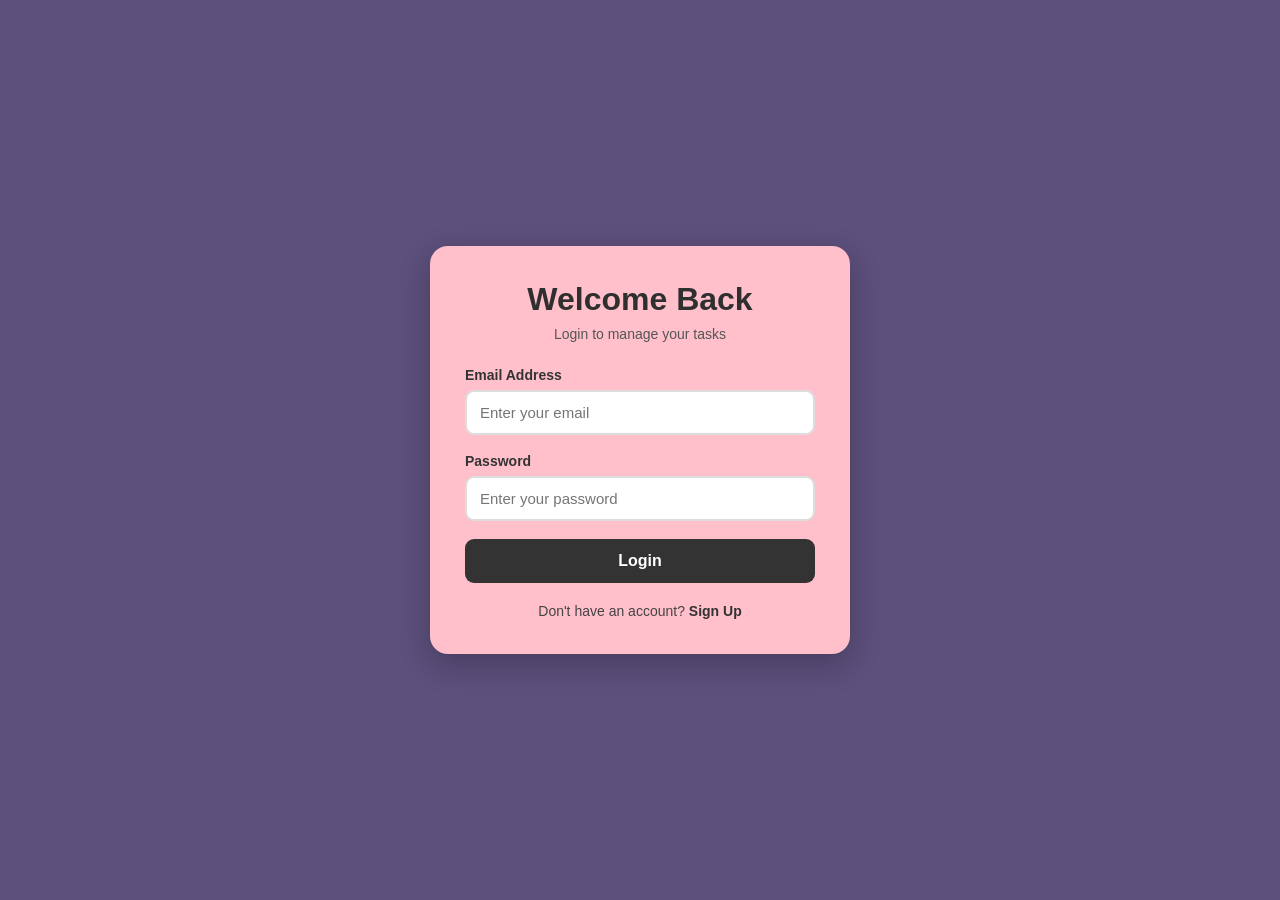
<file: index.html>
<!DOCTYPE html>
<html lang="en">

<head>
    <meta charset="UTF-8">
    <meta name="viewport" content="width=device-width, initial-scale=1.0">
    <title>Todo List</title>
    <link rel="stylesheet" href="style.css">
</head>

<body>
    <nav class="navbar">
        <div class="nav-logo">
            <h2>TaskFlow</h2>
        </div>
        <div class="nav-links">
            <a href="index.html" class="active">Dashboard</a>
            <a href="#taskList">My Tasks</a>
            <a href="#about">About</a>
            <button id="logoutBtn">Logout</button>
        </div>
    </nav>

    <div class="todo-container">

        <!-- HEADER -->
        <header class="todo-header">
            <h1>
                <span class="check-icon">✓</span>
                To-Do List
            </h1>
            <p>Small steps make big progress ♥</p>
        </header>

        <!-- INPUT -->
        <div class="input-box">
            <input type="text" id="taskInput" placeholder="Add a new task...">
            <button id="addBtn">Add</button>
        </div>

        <!-- FILTERS -->
        <div class="filters">

            <div class="filter-buttons">

                <button class="filter-btn active" data-filter="all">
                    All
                </button>

                <button class="filter-btn" data-filter="pending">
                    Pending
                </button>

                <button class="filter-btn" data-filter="completed">
                    Completed
                </button>

                <button id="clearBtn">
                    Clear All
                </button>

            </div>

        </div>

        <!-- TASK LIST -->
        <ul id="taskList"></ul>

        <!-- TASK COUNTS -->
        <div class="task-counts">

            <p id="totalCount">
                Total: 0
            </p>

            <p id="pendingCount">
                Pending: 0
            </p>

            <p id="completedCount">
                Completed: 0
            </p>

        </div>

    </div>
    <section id="about" class="about-section">
        <h2>About TaskFlow</h2>
        <p>
            TaskFlow helps you organize your daily tasks,
            track your progress, and stay productive.
        </p>
    </section>
    <footer class="footer">
        <p>© 2026 TaskFlow. All rights reserved.</p>
    </footer>
    <script>
        if (localStorage.getItem("isLoggedIn") !== "true") {
            window.location.href = "login.html";
        }
    </script>
    <script src="script.js"></script>


</body>

</html>
</file>
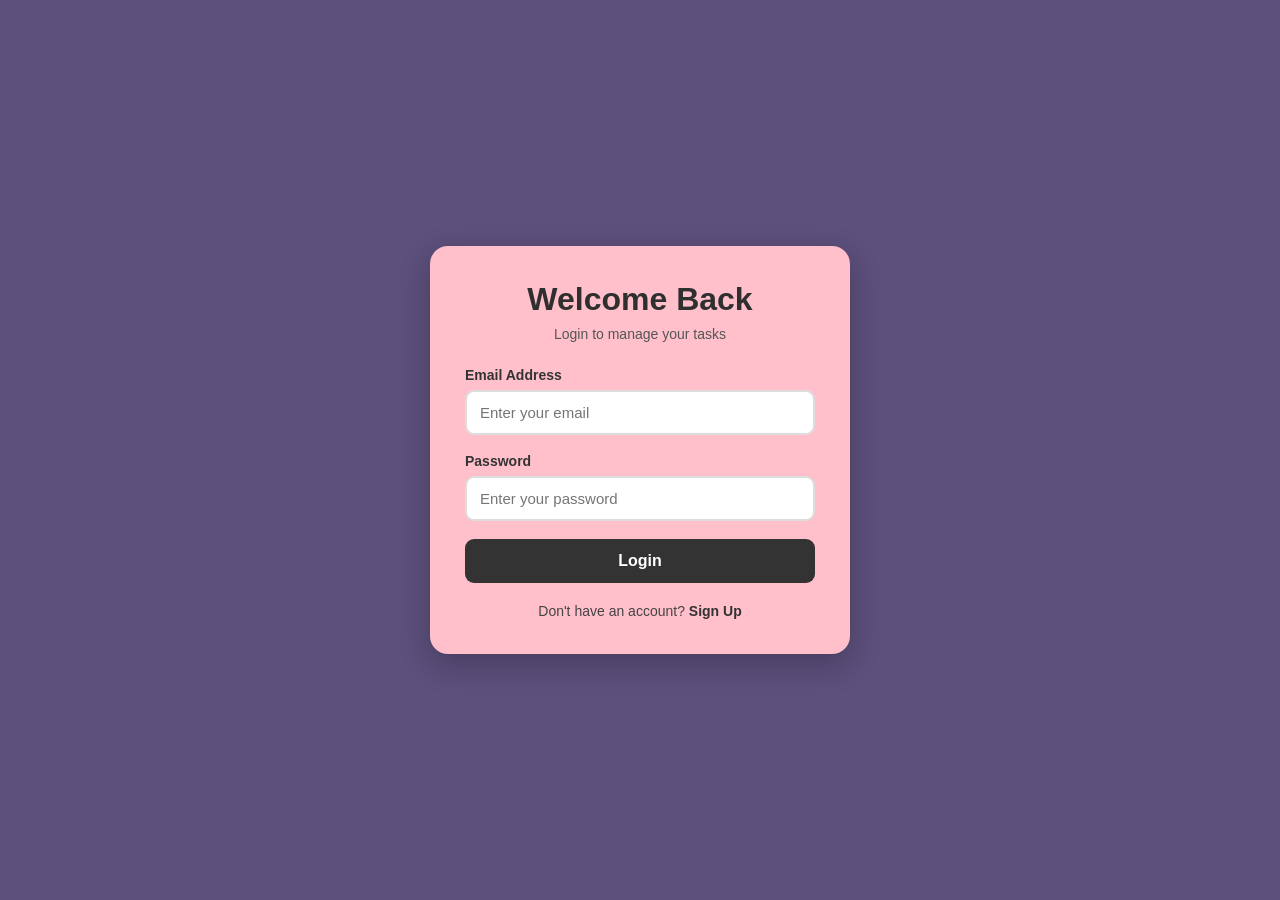
<file: login.html>
<!DOCTYPE html>
<html lang="en">
<head>
    <meta charset="UTF-8">
    <meta name="viewport" content="width=device-width, initial-scale=1.0">

    <title>Login - Todo List</title>

    <link rel="stylesheet" href="login.css">
</head>

<body>

    <div class="login-container">

        <h1>Welcome Back</h1>
        <p class="subtitle">Login to manage your tasks</p>

        <form id="loginForm">

            <div class="input-group">
                <label for="loginEmail">Email Address</label>
                <input 
                    type="email"
                    id="loginEmail"
                    placeholder="Enter your email"
                    required
                >
            </div>

            <div class="input-group">
                <label for="loginPassword">Password</label>
                <input 
                    type="password"
                    id="loginPassword"
                    placeholder="Enter your password"
                    required
                >
            </div>

            <button type="submit" class="login-btn">
                Login
            </button>

        </form>

        <p class="signup-text">
            Don't have an account?
            <a href="signup.html">Sign Up</a>
        </p>

    </div>

    <script src="login.js"></script>

</body>
</html>
</file>
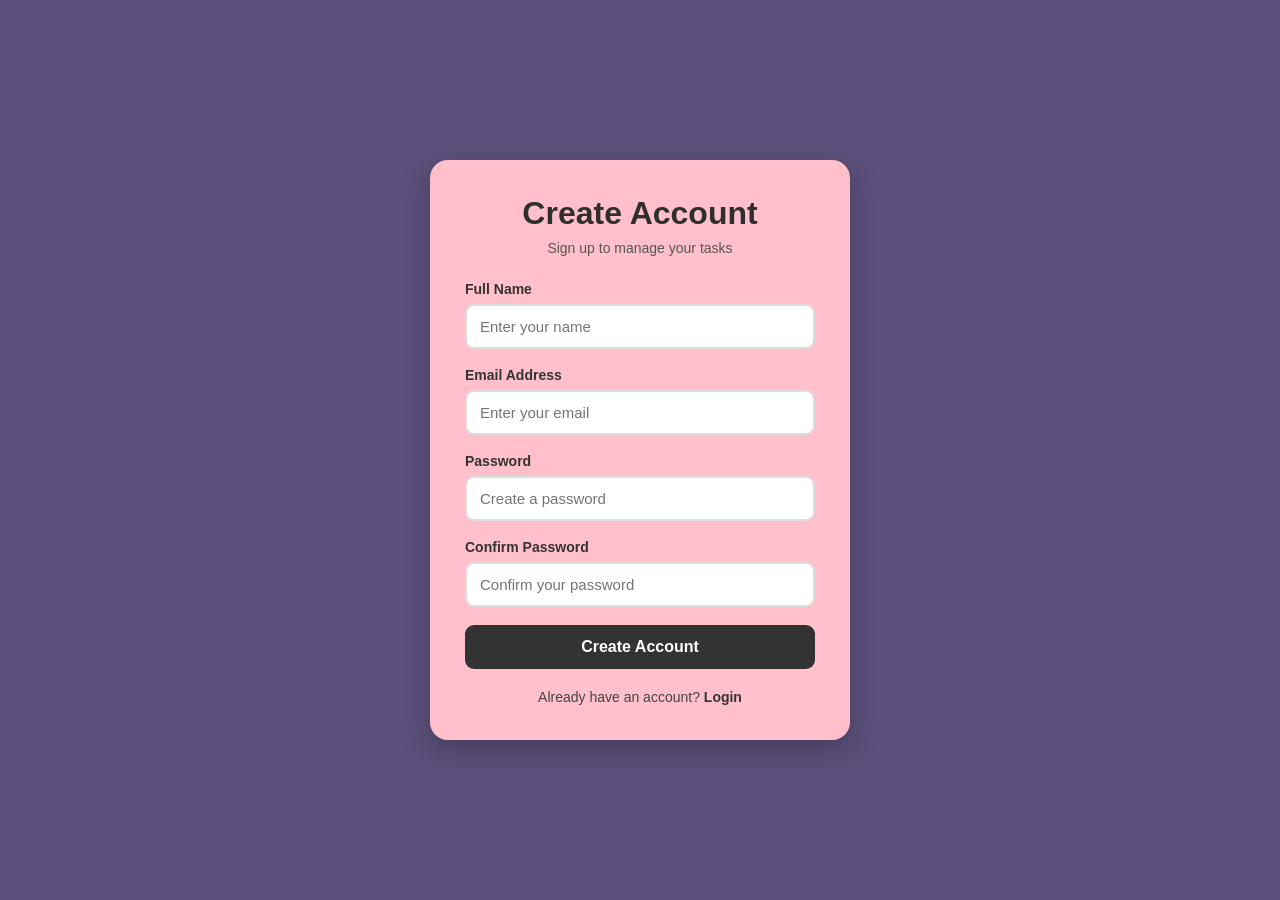
<file: Signup.html>
<!DOCTYPE html>
<html lang="en">
<head>
    <meta charset="UTF-8">
    <meta name="viewport" content="width=device-width, initial-scale=1.0">

    <title>Sign Up - Todo List</title>

    <link rel="stylesheet" href="signup.css">
</head>

<body>

    <div class="signup-container">

        <h1>Create Account</h1>
        <p class="subtitle">Sign up to manage your tasks</p>

        <form id="signupForm">

            <div class="input-group">
                <label for="name">Full Name</label>
                <input 
                    type="text" 
                    id="name" 
                    placeholder="Enter your name"
                    required
                >
            </div>

            <div class="input-group">
                <label for="email">Email Address</label>
                <input 
                    type="email" 
                    id="email" 
                    placeholder="Enter your email"
                    required
                >
            </div>

            <div class="input-group">
                <label for="password">Password</label>
                <input 
                    type="password" 
                    id="password" 
                    placeholder="Create a password"
                    required
                >
            </div>

            <div class="input-group">
                <label for="confirmPassword">Confirm Password</label>
                <input 
                    type="password" 
                    id="confirmPassword" 
                    placeholder="Confirm your password"
                    required
                >
            </div>

            <button type="submit" class="signup-btn">
                Create Account
            </button>

        </form>

        <p class="login-text">
            Already have an account?
            <a href="login.html">Login</a>
        </p>

    </div>

    <script src="signup.js"></script>

</body>
</html>
</file>
<file: style.css>
* {
    margin: 0;
    padding: 0;
    box-sizing: border-box;
}

html {
    scroll-behavior: smooth;
}

/* BODY */

body {
    font-family: Arial, sans-serif;
    min-height: 100vh;
    margin: 0;
    padding: 20px;
    background: #5c507c;
    box-sizing: border-box;
}


/*  MAIN CONTAINER */

.todo-container {
    width: 500px;
    max-width: 100%;
    margin: 0 auto;
    padding: 30px;

    background: linear-gradient(180deg,
            #ffd9ed,
            #f7c5e1);

    border-radius: 20px;

    box-shadow:
        0 20px 45px rgba(0, 0, 0, 0.25);

    overflow: hidden;
}


/* HEADER */

.todo-header {
    text-align: center;
    margin-bottom: 22px;
}

.todo-header h1 {
    display: flex;
    justify-content: center;
    align-items: center;
    gap: 9px;

    color: #44356f;
    font-size: 32px;
    margin-bottom: 6px;
}

.todo-header p {
    color: #5a4b7d;
    font-size: 14px;
}


/* CHECK ICON */

.check-icon {
    width: 31px;
    height: 31px;

    display: inline-flex;
    justify-content: center;
    align-items: center;

    background: #55418b;
    color: white;

    border-radius: 50%;

    font-size: 20px;
    font-weight: bold;
}


/* INPUT BOX */

.input-box {
    display: flex;
    gap: 10px;
    margin-bottom: 20px;
}

.input-box input {
    flex: 1;
    min-width: 0;

    padding: 13px 14px;

    border: 2px solid #ead5e2;
    border-radius: 9px;

    background: #fff9fc;

    font-size: 15px;
    color: #29223e;

    transition: 0.2s;
}

.input-box input::placeholder {
    color: #8c8297;
}

.input-box input:focus {
    outline: none;

    border-color: #6950a0;

    box-shadow:
        0 0 0 3px rgba(105, 80, 160, 0.12);
}


/* ADD BUTTON */

.input-box button {
    padding: 12px 20px;

    border: none;
    border-radius: 9px;

    background: #59418f;
    color: white;

    font-size: 15px;
    font-weight: bold;

    cursor: pointer;

    transition: 0.2s;
}

.input-box button:hover {
    background: #493579;
    transform: translateY(-1px);
}


/*  FILTERS */

.filters {
    margin-bottom: 18px;
}

.filter-buttons {
    display: flex;
    justify-content: center;
    align-items: center;

    gap: 8px;
    flex-wrap: wrap;
}



/* FILTER BUTTON */

.filter-btn,
#clearBtn {
    padding: 8px 15px;

    border: none;
    border-radius: 8px;

    background: rgba(255, 255, 255, 0.45);

    color: #3e3266;

    font-size: 14px;
    font-weight: 600;

    cursor: pointer;

    transition: all 0.2s ease;
}

.filter-btn:hover,
#clearBtn:hover {
    background: rgba(255, 255, 255, 0.75);
    transform: translateY(-2px);
}


/* ACTIVE FILTER */

.filter-btn.active {
    background: #59418f;
    color: white;

    box-shadow:
        0 4px 10px rgba(89, 65, 143, 0.25);
}


/* CLEAR BUTTON */

#clearBtn {
    color: #9b3e59;
}

#clearBtn:hover {
    background: #ffe1e8;
}


/* TASK LIST */

#taskList {
    list-style: none;
    margin: 0;
    padding: 0;
}


/*  TASK CARD */

.task {
    display: flex;
    align-items: center;

    gap: 12px;

    padding: 13px 14px;
    margin-bottom: 8px;

    background: rgba(255, 255, 255, 0.85);

    border: 1px solid rgba(255, 255, 255, 0.7);

    border-radius: 8px;

    transition: 0.2s;
}

.task:hover {
    transform: translateY(-1px);

    box-shadow:
        0 4px 12px rgba(80, 50, 100, 0.1);
}


/* CHECKBOX */

.task input[type="checkbox"] {
    width: 18px;
    height: 18px;

    cursor: pointer;

    accent-color: #59418f;
}


/* TASK TEXT */

.task-text {
    flex: 1;
    min-width: 0;

    margin-left: 3px;

    font-size: 15px;

    color: #241c39;

    overflow-wrap: anywhere;
}


/* COMPLETED TASK */

.task.completed .task-text {
    text-decoration: line-through;
    opacity: 0.55;
}


/* EDIT & DELETE BUTTONS */

.edit-btn,
.delete-btn {
    width: 34px;
    height: 32px;

    padding: 0;

    border: none;
    border-radius: 8px;

    cursor: pointer;

    font-size: 13px;
    font-weight: bold;

    transition: 0.2s;
}

/* EDIT & DELETE ICONS */

.edit-btn {
    font-size: 0;
}

.edit-btn::before {
    content: "✎";
    font-size: 17px;
}


.delete-btn {
    font-size: 0;
}

.delete-btn::before {
    content: "🗑";
    font-size: 14px;
}

/* EDIT */

.edit-btn {
    background: #eee7ff;
    color: #59418f;
}

.edit-btn:hover {
    background: #dcd0ff;
    transform: translateY(-2px);
}


/* DELETE */

.delete-btn {
    background: #ffe0e6;
    color: #d94b68;
}

.delete-btn:hover {
    background: #ffcbd5;
    transform: translateY(-1px);
}


/* COUNT CARDS POLISH */

.task-counts p {
    transition: transform 0.2s ease, box-shadow 0.2s ease;
}

.task-counts p:hover {
    transform: translateY(-2px);
    box-shadow: 0 5px 12px rgba(79, 59, 120, 0.12);
}

/* TASK COUNTS */

.task-counts {
    display: flex;

    gap: 8px;

    margin-top: 18px;
    padding-top: 14px;

    border-top: 1px solid rgba(89, 65, 143, 0.12);
}

.task-counts p {
    flex: 1;

    margin: 0;
    padding: 8px 5px;

    text-align: center;

    border-radius: 7px;

    font-size: 12px;
    font-weight: bold;
    background: rgba(255, 255, 255, 0.55);
    color: #3f315f;
}


/* TOTAL */

#totalCount {
    background: rgba(255, 255, 255, 0.45);
    color: #493b6d;
}


/* PENDING */

#pendingCount {
    background: rgba(105, 80, 220, 0.12);
    color: #59418f;
}


/* COMPLETED */

#completedCount {
    background: rgba(5, 160, 100, 0.12);
    color: #16845f;
}


/*  RESPONSIVE */

@media (max-width: 600px) {

    body {
        padding: 20px 12px;
        align-items: flex-start;
        padding-top: 30px;
    }

    .todo-container {
        width: 100%;
        padding: 22px 18px;
    }

    .todo-header h1 {
        font-size: 28px;
    }

    .input-box {
        gap: 8px;
    }

    .input-box input {
        font-size: 14px;
    }

    .input-box button {
        padding: 12px 16px;
    }

    .filter-buttons {
        gap: 6px;
    }

    .filter-btn,
    #clearBtn {
        font-size: 13px;
        padding: 8px 11px;
    }

    .task {
        padding: 10px;
    }

    .task-text {
        font-size: 14px;
    }

    .edit-btn,
    .delete-btn {
        width: 30px;
        height: 29px;
    }

    .task-counts {
        gap: 5px;
    }

    .task-counts p {
        font-size: 11px;
    }
}


/* SMALL MOBILE */

@media (max-width: 400px) {

    body {
        padding: 15px 10px;
    }

    .todo-container {
        padding: 20px 14px;
    }

    .todo-header h1 {
        font-size: 24px;
    }

    .check-icon {
        width: 27px;
        height: 27px;
        font-size: 17px;
    }

    .input-box {
        flex-direction: column;
    }

    .input-box button {
        width: 100%;
    }

    .filter-buttons {
        gap: 5px;
    }

    .filter-btn,
    #clearBtn {
        font-size: 12px;
        padding: 7px 9px;
    }

    .task-counts {
        gap: 4px;
    }

    .task-counts p {
        font-size: 10px;
        padding: 7px 3px;
    }

    #logoutBtn {
        width: 100%;
        max-width: 150px;
    }
}

/* EMPTY TASK MESSAGE */

.empty-message {
    text-align: center;
    padding: 25px 10px;
    color: #6b5b80;
    font-size: 15px;
    font-weight: 500;
    line-height: 1.6;
}

.empty-message::first-line {
    font-weight: 600;
    color: #4f3b78;
}

/* TASK ANIMATION */

.task {
    animation: taskAppear 0.3s ease;
}

@keyframes taskAppear {
    from {
        opacity: 0;
        transform: translateY(8px);
    }

    to {
        opacity: 1;
        transform: translateY(0);
    }
}

/* NAVBAR */

.navbar {
    width: 100%;
    max-width: 1200px;
    margin: 0 auto 35px;
    padding: 16px 30px;

    display: flex;
    align-items: center;
    justify-content: space-between;

    background: rgba(47, 40, 69, 0.95);
    backdrop-filter: blur(10px);

    border-radius: 12px;

    box-shadow: 0 10px 25px rgba(0, 0, 0, 0.2);

    box-sizing: border-box;
}

.nav-logo h2 {
    color: #ffd9ed;
    font-size: 26px;
    letter-spacing: 0.8px;
    margin: 0;
}

.nav-links {
    display: flex;
    align-items: center;
    gap: 30px;
}

.nav-links a {
    color: white;
    text-decoration: none;
    font-size: 14px;
    font-weight: 500;
    transition: color 0.25s ease, transform 0.25s ease;
}

.nav-links a:hover {
    color: #d8b4fe;
    transform: translateY(-1px);
}

.nav-links a.active {
    color: #d8b4fe;
    font-weight: bold;
    position: relative;
}

.nav-links a.active::after {
    content: "";
    position: absolute;
    width: 100%;
    height: 2px;
    background: #d8b4fe;
    bottom: -6px;
    left: 0;
    border-radius: 5px;
}

.nav-links button {
    padding: 8px 15px;
    border: none;
    border-radius: 7px;

    background: #d8b4fe;
    color: #2f2845;

    font-size: 14px;
    font-weight: bold;

    cursor: pointer;
    transition: 0.25s ease;
}

.nav-links button:hover {
    background: #c4b5fd;
    transform: translateY(-2px);
    box-shadow: 0 5px 12px rgba(0, 0, 0, 0.15);
}


/* RESPONSIVE NAVBAR */

@media (max-width: 600px) {

    .navbar {
        flex-direction: column;
        align-items: center;
        gap: 18px;

        padding: 18px 12px;
        margin-bottom: 25px;
    }

    .nav-logo h2 {
        font-size: 22px;
    }

    .nav-links {
        display: flex;
        flex-wrap: wrap;
        justify-content: center;
        align-items: center;

        gap: 15px;
    }

    .nav-links a {
        font-size: 13px;
    }
.nav-links button {
    width: auto;
    min-width: 90px;
    padding: 8px 16px;
    margin: 0;
    font-size: 13px;
}
}
/* About Section */

.about-section {
    width: 500px;
    max-width: 100%;
    margin: 50px auto 30px;
    padding: 25px 30px;

    background: linear-gradient(180deg,
            #ffd9ed,
            #f7c5e1);

    border-radius: 15px;

    box-shadow: 0 10px 25px rgba(0, 0, 0, 0.15);

    text-align: center;
    box-sizing: border-box;
}

.about-section h2 {
    color: #2f2845;
    margin-bottom: 12px;
    font-size: 22px;
}

.about-section p {
    color: #555;
    font-size: 14px;
    line-height: 1.7;
}

.about-section {
    transition: transform 0.3s ease, box-shadow 0.3s ease;
}

.about-section:hover {
    transform: translateY(-4px);
    box-shadow: 0 15px 30px rgba(0, 0, 0, 0.2);
}

/* Footer */


.footer {
    width: 100%;
    max-width: 1200px;
    margin: 40px auto 0;
    padding: 20px;
    text-align: center;
    box-sizing: border-box;
}

.footer p {
    margin: 0;
    color: #ddd;
    font-size: 13px;
}

/* Responsive Footer */
@media (max-width: 600px) {

    .footer {
        width: 100%;
        margin: 30px auto 0;
        padding: 15px 10px 30px;
    }

    .footer p {
        font-size: 12px;
        line-height: 1.5;
        text-align: center;
    }
}
</file>
<file: login.css>
*{
    margin: 0;
    padding: 0;
    box-sizing: border-box;
}

body {
    font-family: Arial, sans-serif;
    min-height: 100vh;
    display: flex;
    justify-content: center;
    align-items: center;
    padding: 20px;
    background: #5c507c;
}
.login-container {
    width: 420px;
    max-width: 100%;
    background: pink;
    padding: 35px;
    border-radius: 18px;
    box-shadow: 0 10px 30px rgba(0, 0, 0, 0.25);
}

h1 {
    text-align: center;
    color: #2f2f2f;
    margin-bottom: 8px;
}
.subtitle {
    text-align: center;
    color: #555;
    margin-bottom: 25px;
    font-size: 14px;
}

.input-group {
    margin-bottom: 18px;
}

.input-group label {
    display: block;
    margin-bottom: 7px;
    font-size: 14px;
    font-weight: bold;
    color: #333;
}

.input-group input {
    width: 100%;
    padding: 12px 13px;
    border: 2px solid #ddd;
    border-radius: 9px;
    font-size: 15px;
}

.input-group input:focus {
    outline: none;
    border-color: #777;
}

.login-btn {
    width: 100%;
    padding: 13px;
    border: none;
    border-radius: 9px;
    background: #333;
    color: white;
    font-size: 16px;
    font-weight: bold;
    cursor: pointer;
}

.login-btn:hover {
    background: #222;
}

.signup-text {
    text-align: center;
    margin-top: 20px;
    font-size: 14px;
    color: #444;
}

.signup-text a {
    color: #333;
    font-weight: bold;
    text-decoration: none;
}

.signup-text a:hover {
    text-decoration: underline;
}

@media (max-width: 500px) {
    body {
        padding: 15px;
    }

    .login-container {
        padding: 25px 20px;
    }

    h1 {
        font-size: 25px;
    }
}
</file>
<file: signup.css>
* {
    margin: 0;
    padding: 0;
    box-sizing: border-box;
}

body {
    font-family: Arial, sans-serif;
    min-height: 100vh;
    display: flex;
    justify-content: center;
    align-items: center;
    padding: 20px;
    background: #5c507c;
}

.signup-container {
    width: 420px;
    max-width: 100%;
    background: pink;
    padding: 35px;
    border-radius: 18px;
    box-shadow: 0 10px 30px rgba(0, 0, 0, 0.25);
}

h1 {
    text-align: center;
    color: #2f2f2f;
    margin-bottom: 8px;
}

.subtitle {
    text-align: center;
    color: #555;
    margin-bottom: 25px;
    font-size: 14px;
}

.input-group {
    margin-bottom: 18px;
}

.input-group label {
    display: block;
    margin-bottom: 7px;
    font-size: 14px;
    font-weight: bold;
    color: #333;
}

.input-group input {
    width: 100%;
    padding: 12px 13px;
    border: 2px solid #ddd;
    border-radius: 9px;
    font-size: 15px;
}

.input-group input:focus {
    outline: none;
    border-color: #777;
    box-shadow: 0 0 5px rgba(0, 0, 0, 0.15);
}

.signup-btn {
    width: 100%;
    padding: 13px;
    border: none;
    border-radius: 9px;
    background: #333;
    color: white;
    font-size: 16px;
    font-weight: bold;
    cursor: pointer;
    transition: 0.2s;
}

.signup-btn:hover {
    background: #222;
    transform: translateY(-1px);
}

.login-text {
    text-align: center;
    margin-top: 20px;
    font-size: 14px;
    color: #444;
}

.login-text a {
    color: #333;
    font-weight: bold;
    text-decoration: none;
}

.login-text a:hover {
    text-decoration: underline;
}


/* Responsive */

@media (max-width: 500px) {

    body {
        padding: 15px;
    }

    .signup-container {
        padding: 25px 20px;
    }

    h1 {
        font-size: 25px;
    }
}
</file>
